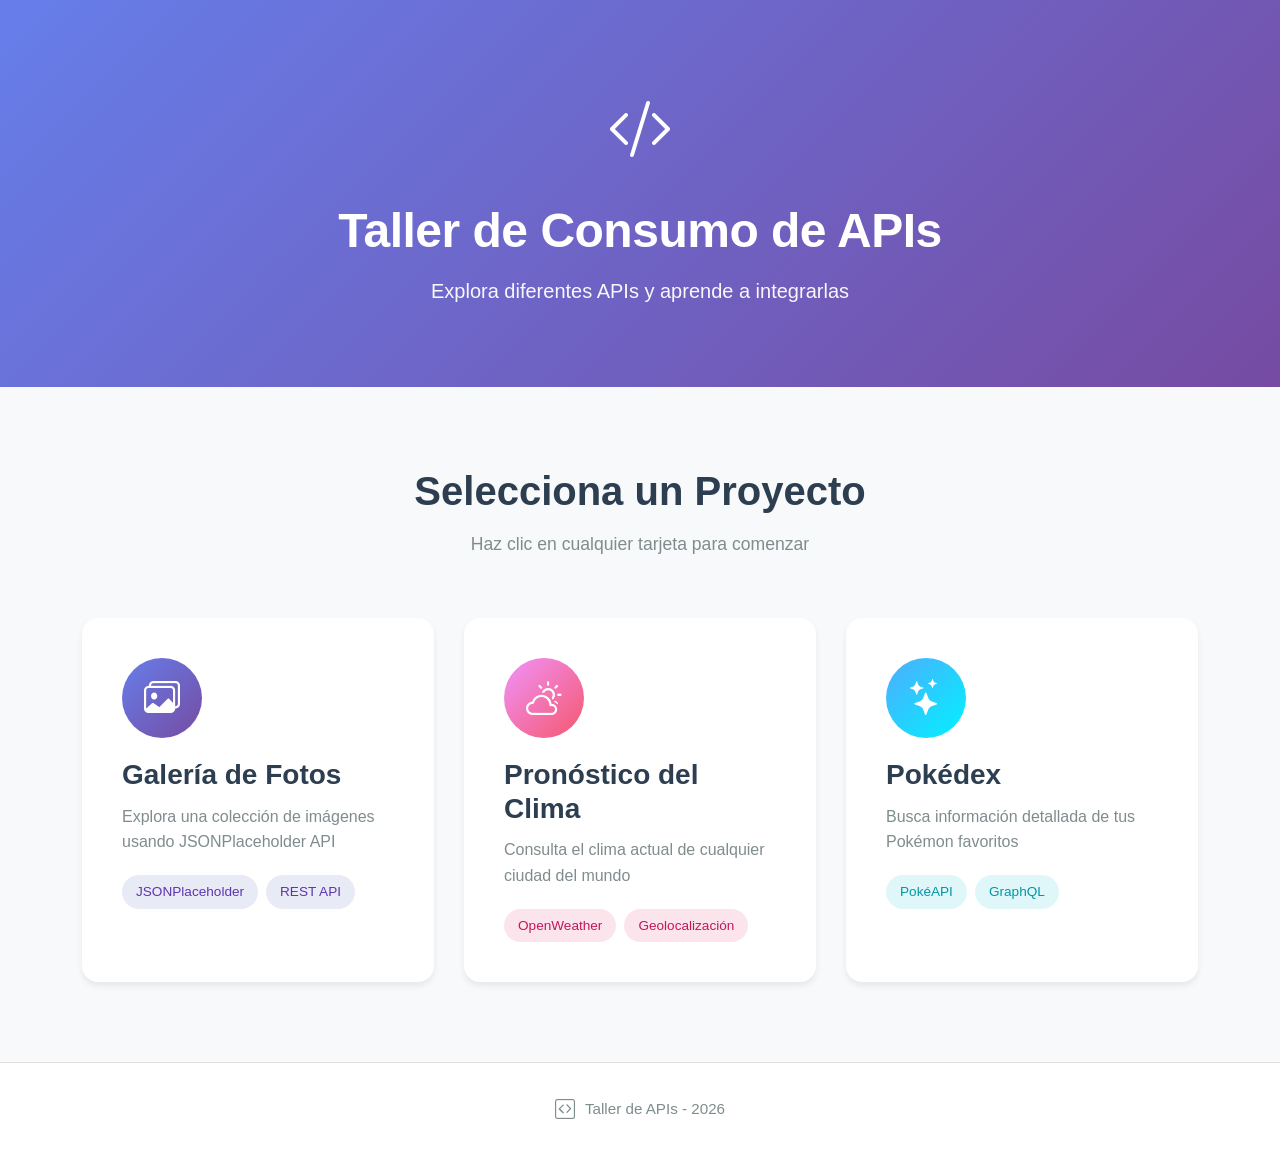
<file: index.html>
<!DOCTYPE html>
<html lang="es">
<head>
    <meta charset="UTF-8">
    <meta name="viewport" content="width=device-width, initial-scale=1.0">
    <title>Taller de APIs</title>
    
    <!-- Bootstrap CSS -->
    <link href="https://cdn.jsdelivr.net/npm/bootstrap@5.3.0/dist/css/bootstrap.min.css" rel="stylesheet">
    
    <!-- Bootstrap Icons -->
    <link rel="stylesheet" href="https://cdn.jsdelivr.net/npm/bootstrap-icons@1.11.0/font/bootstrap-icons.css">
    
    <!-- CSS Personalizado -->
    <link rel="stylesheet" href="styles.css">
</head>
<body>

    <!-- ========== HEADER ========== -->
    <header class="header">
        <div class="container">
            <div class="header-content">
                <div class="header-icon">
                    <i class="bi bi-code-slash"></i>
                </div>
                <h1 class="header-title">Taller de Consumo de APIs</h1>
                <p class="header-subtitle">Explora diferentes APIs y aprende a integrarlas</p>
            </div>
        </div>
    </header>

    <!-- ========== PROYECTOS ========== -->
    <section class="proyectos-section">
        <div class="container">
            
            <div class="section-header">
                <h2 class="section-title">Selecciona un Proyecto</h2>
                <p class="section-description">Haz clic en cualquier tarjeta para comenzar</p>
            </div>

            <div class="proyectos-grid">

                <!-- ========== CARD 1: GALERÍA DE FOTOS ========== -->
                <a href="galeryPhotos/galery.html" class="proyecto-card">
                    <div class="card-icon">
                        <i class="bi bi-images"></i>
                    </div>
                    <div class="card-content">
                        <h3 class="card-title">Galería de Fotos</h3>
                        <p class="card-description">
                            Explora una colección de imágenes usando JSONPlaceholder API
                        </p>
                        <div class="card-tags">
                            <span class="tag">JSONPlaceholder</span>
                            <span class="tag">REST API</span>
                        </div>
                    </div>
                    <div class="card-arrow">
                        <i class="bi bi-arrow-right"></i>
                    </div>
                </a>

                <!-- ========== CARD 2: CLIMA ========== -->
                <a href="openWeather/indexWeather.html" class="proyecto-card">
                    <div class="card-icon">
                        <i class="bi bi-cloud-sun"></i>
                    </div>
                    <div class="card-content">
                        <h3 class="card-title">Pronóstico del Clima</h3>
                        <p class="card-description">
                            Consulta el clima actual de cualquier ciudad del mundo
                        </p>
                        <div class="card-tags">
                            <span class="tag">OpenWeather</span>
                            <span class="tag">Geolocalización</span>
                        </div>
                    </div>
                    <div class="card-arrow">
                        <i class="bi bi-arrow-right"></i>
                    </div>
                </a>

                <!-- ========== CARD 3: POKÉMON ========== -->
                <a href="pokeapi/pokeapi.html" class="proyecto-card">
                    <div class="card-icon">
                        <i class="bi bi-stars"></i>
                    </div>
                    <div class="card-content">
                        <h3 class="card-title">Pokédex</h3>
                        <p class="card-description">
                            Busca información detallada de tus Pokémon favoritos
                        </p>
                        <div class="card-tags">
                            <span class="tag">PokéAPI</span>
                            <span class="tag">GraphQL</span>
                        </div>
                    </div>
                    <div class="card-arrow">
                        <i class="bi bi-arrow-right"></i>
                    </div>
                </a>

            </div>

        </div>
    </section>

    <!-- ========== FOOTER ========== -->
    <footer class="footer">
        <div class="container">
            <p class="footer-text">
                <i class="bi bi-code-square"></i>
                Taller de APIs - 2026
            </p>
        </div>
    </footer>

    <!-- Bootstrap JS -->
    <script src="https://cdn.jsdelivr.net/npm/bootstrap@5.3.0/dist/js/bootstrap.bundle.min.js"></script>
</body>
</html>
</file>
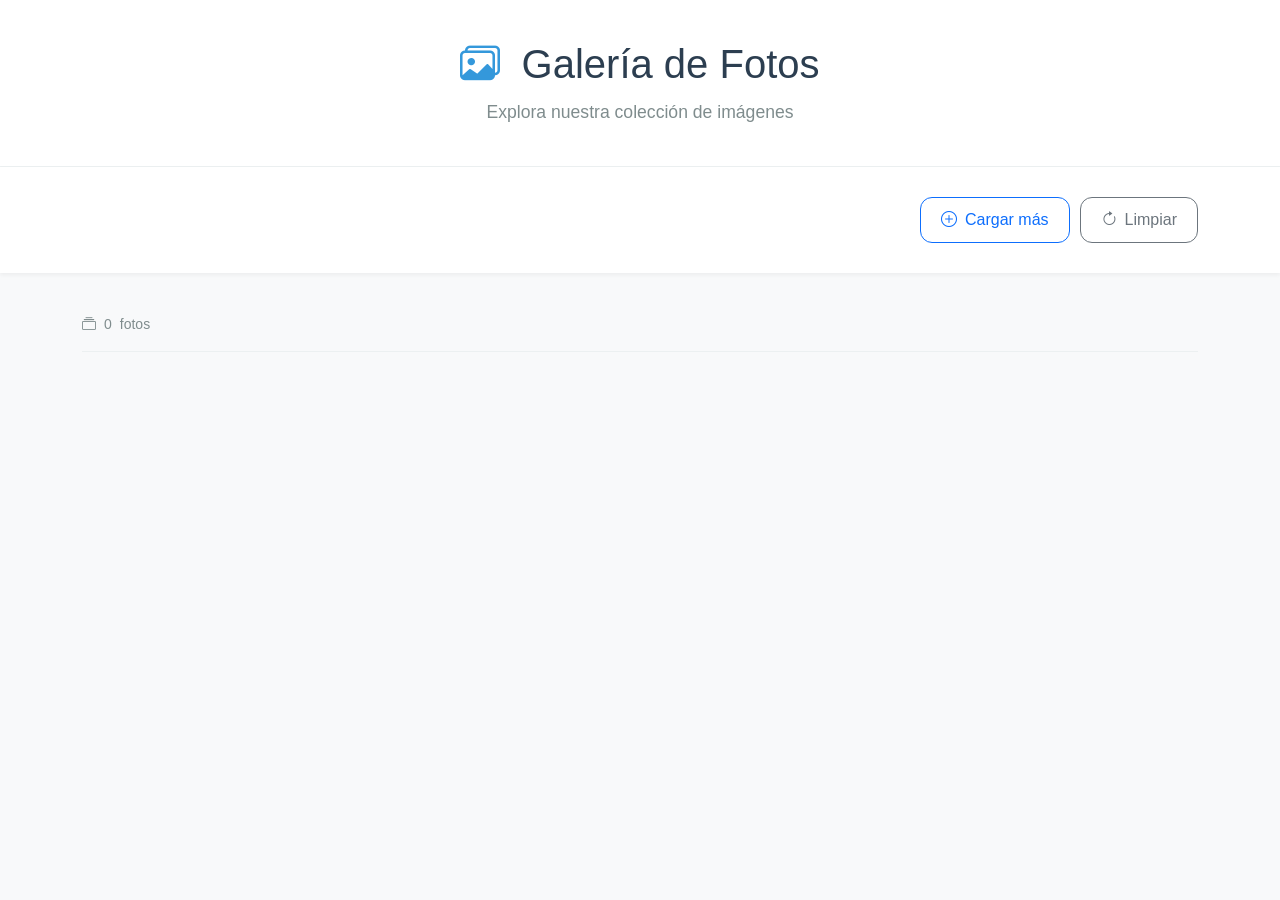
<file: galeryPhotos/galery.html>
<!DOCTYPE html>
<html lang="es">
<head>
    <meta charset="UTF-8">
    <meta name="viewport" content="width=device-width, initial-scale=1.0">
    <title>Galería de Fotos</title>
    
    <!-- Bootstrap CSS -->
    <link href="https://cdn.jsdelivr.net/npm/bootstrap@5.3.0/dist/css/bootstrap.min.css" rel="stylesheet">
    
    <!-- Bootstrap Icons -->
    <link rel="stylesheet" href="https://cdn.jsdelivr.net/npm/bootstrap-icons@1.11.0/font/bootstrap-icons.css">
    
    <!-- CSS Personalizado -->
    <link rel="stylesheet" href="styleGalery.css">
</head>
<body>

    <!-- ========== HEADER ========== -->
    <header class="header">
        <div class="container">
            <h1 class="header-title">
                <i class="bi bi-images"></i>
                Galería de Fotos
            </h1>
            <p class="header-subtitle">Explora nuestra colección de imágenes</p>
        </div>
    </header>


    <!-- ========== CONTROLES ========== -->
    <section class="controles">
        <div class="container">
            <div class="controles-wrapper">
                
                <!-- Barra de búsqueda -->
                <div class="search-box">
                    <!-- <i class="bi bi-search search-icon"></i>
                    <input 
                        type="text" 
                        class="form-control search-input" 
                        id="search-input"
                        placeholder="Buscar fotos..."
                    > -->
                </div>

                <!-- Botones de acción -->
                <div class="action-buttons">
                    <button class="btn btn-outline-primary" id="cargar-mas-btn">
                        <i class="bi bi-plus-circle"></i>
                        Cargar más
                    </button>
                    <button class="btn btn-outline-secondary" id="limpiar-btn">
                        <i class="bi bi-arrow-clockwise"></i>
                        Limpiar
                    </button>
                </div>

            </div>
        </div>
    </section>


    <!-- ========== GALERÍA ========== -->
    <section class="galeria-section">
        <div class="container">
            
            <!-- Contador de fotos -->
            <div class="info-bar">
                <p class="fotos-count">
                    <i class="bi bi-collection"></i>
                    <span id="fotos-count">0</span> fotos
                </p>
            </div>

            <!-- Grid de fotos -->
            <div class="galeria-grid" id="galeria">
                
                <!-- Las fotos se cargarán aquí dinámicamente -->
                <!-- Ejemplo de estructura de una foto: -->
                
                <!-- 
                <div class="foto-card">
                    <img src="..." alt="Foto" class="foto-img">
                    <div class="foto-info">
                        <h5 class="foto-titulo">Título de la foto</h5>
                        <p class="foto-id">#123</p>
                    </div>
                </div>
                -->

            </div>

            <!-- Mensaje cuando no hay fotos -->
            <div class="mensaje-vacio d-none" id="mensaje-vacio">
                <i class="bi bi-inbox"></i>
                <p>No hay fotos para mostrar</p>
            </div>

            <!-- Loader -->
            <div class="loader d-none" id="loader">
                <div class="spinner-border text-primary" role="status">
                    <span class="visually-hidden">Cargando...</span>
                </div>
                <p>Cargando fotos...</p>
            </div>

        </div>
    </section>


    <!-- Bootstrap JS -->
    <script src="https://cdn.jsdelivr.net/npm/bootstrap@5.3.0/dist/js/bootstrap.bundle.min.js"></script>
    <script type="module" src="galery.js"></script>
</body>
</html>
</file>
<file: styles.css>
/* ========================================
   VARIABLES
======================================== */

:root {
    --color-primary: #2c3e50;
    --color-secondary: #3498db;
    --color-accent: #e74c3c;
    --color-text: #34495e;
    --color-text-light: #7f8c8d;
    --color-bg: #f8f9fa;
    --color-card-bg: #ffffff;
    --border-radius: 16px;
    --shadow: 0 4px 6px rgba(0, 0, 0, 0.07);
    --shadow-hover: 0 12px 24px rgba(0, 0, 0, 0.15);
    --transition: all 0.3s cubic-bezier(0.4, 0, 0.2, 1);
}

/* ========================================
   RESET Y BASE
======================================== */

* {
    margin: 0;
    padding: 0;
    box-sizing: border-box;
}

body {
    font-family: 'Segoe UI', Tahoma, Geneva, Verdana, sans-serif;
    background-color: var(--color-bg);
    color: var(--color-text);
    line-height: 1.6;
    min-height: 100vh;
    display: flex;
    flex-direction: column;
}

a {
    text-decoration: none;
    color: inherit;
}


/* ========================================
   HEADER
======================================== */

.header {
    background: linear-gradient(135deg, #667eea 0%, #764ba2 100%);
    color: white;
    padding: 80px 0;
    text-align: center;
}

.header-content {
    max-width: 800px;
    margin: 0 auto;
}

.header-icon {
    font-size: 64px;
    margin-bottom: 20px;
    animation: float 3s ease-in-out infinite;
}

@keyframes float {
    0%, 100% {
        transform: translateY(0);
    }
    50% {
        transform: translateY(-10px);
    }
}

.header-title {
    font-size: 3rem;
    font-weight: 700;
    margin-bottom: 15px;
    letter-spacing: -0.5px;
}

.header-subtitle {
    font-size: 1.25rem;
    font-weight: 300;
    opacity: 0.95;
    max-width: 600px;
    margin: 0 auto;
}


/* ========================================
   SECCIÓN DE PROYECTOS
======================================== */

.proyectos-section {
    flex: 1;
    padding: 80px 0;
}

.section-header {
    text-align: center;
    margin-bottom: 60px;
}

.section-title {
    font-size: 2.5rem;
    font-weight: 600;
    color: var(--color-primary);
    margin-bottom: 15px;
}

.section-description {
    font-size: 1.1rem;
    color: var(--color-text-light);
    max-width: 600px;
    margin: 0 auto;
}


/* ========================================
   GRID DE PROYECTOS
======================================== */

.proyectos-grid {
    display: grid;
    grid-template-columns: repeat(auto-fit, minmax(320px, 1fr));
    gap: 30px;
    max-width: 1200px;
    margin: 0 auto;
}


/* ========================================
   CARDS DE PROYECTO
======================================== */

.proyecto-card {
    background: var(--color-card-bg);
    border-radius: var(--border-radius);
    padding: 40px;
    box-shadow: var(--shadow);
    transition: var(--transition);
    position: relative;
    overflow: hidden;
    display: flex;
    flex-direction: column;
    gap: 20px;
    cursor: pointer;
}

.proyecto-card::before {
    content: '';
    position: absolute;
    top: 0;
    left: 0;
    width: 4px;
    height: 100%;
    background: var(--color-secondary);
    transform: scaleY(0);
    transition: var(--transition);
}

.proyecto-card:hover {
    transform: translateY(-8px);
    box-shadow: var(--shadow-hover);
}

.proyecto-card:hover::before {
    transform: scaleY(1);
}

.proyecto-card:hover .card-arrow {
    opacity: 1;
    transform: translateX(0);
}

.proyecto-card:hover .card-icon {
    transform: scale(1.1);
}


/* ========== ÍCONO DE LA CARD ========== */

.card-icon {
    width: 80px;
    height: 80px;
    border-radius: 50%;
    background: linear-gradient(135deg, #667eea 0%, #764ba2 100%);
    display: flex;
    align-items: center;
    justify-content: center;
    color: white;
    font-size: 36px;
    transition: var(--transition);
    flex-shrink: 0;
}


/* ========== CONTENIDO DE LA CARD ========== */

.card-content {
    flex: 1;
}

.card-title {
    font-size: 1.75rem;
    font-weight: 600;
    color: var(--color-primary);
    margin-bottom: 12px;
}

.card-description {
    font-size: 1rem;
    color: var(--color-text-light);
    line-height: 1.6;
    margin-bottom: 20px;
}


/* ========== TAGS ========== */

.card-tags {
    display: flex;
    flex-wrap: wrap;
    gap: 8px;
}

.tag {
    display: inline-block;
    padding: 6px 14px;
    background: #f0f4f8;
    color: var(--color-secondary);
    border-radius: 20px;
    font-size: 0.85rem;
    font-weight: 500;
}


/* ========== FLECHA ========== */

.card-arrow {
    position: absolute;
    bottom: 30px;
    right: 30px;
    font-size: 24px;
    color: var(--color-secondary);
    opacity: 0;
    transform: translateX(-10px);
    transition: var(--transition);
}


/* ========================================
   VARIACIONES DE COLOR POR CARD
======================================== */

.proyecto-card:nth-child(1) .card-icon {
    background: linear-gradient(135deg, #667eea 0%, #764ba2 100%);
}

.proyecto-card:nth-child(2) .card-icon {
    background: linear-gradient(135deg, #f093fb 0%, #f5576c 100%);
}

.proyecto-card:nth-child(3) .card-icon {
    background: linear-gradient(135deg, #4facfe 0%, #00f2fe 100%);
}

.proyecto-card:nth-child(1) .tag {
    background: #e8eaf6;
    color: #5e35b1;
}

.proyecto-card:nth-child(2) .tag {
    background: #fce4ec;
    color: #c2185b;
}

.proyecto-card:nth-child(3) .tag {
    background: #e0f7fa;
    color: #0097a7;
}


/* ========================================
   FOOTER
======================================== */

.footer {
    background: white;
    border-top: 1px solid #e0e0e0;
    padding: 30px 0;
    text-align: center;
    margin-top: auto;
}

.footer-text {
    color: var(--color-text-light);
    font-size: 0.95rem;
    margin: 0;
    display: flex;
    align-items: center;
    justify-content: center;
    gap: 10px;
}

.footer-text i {
    font-size: 20px;
}


/* ========================================
   RESPONSIVE
======================================== */

@media (max-width: 992px) {
    .header-title {
        font-size: 2.5rem;
    }

    .header-subtitle {
        font-size: 1.1rem;
    }

    .section-title {
        font-size: 2rem;
    }

    .proyectos-grid {
        grid-template-columns: repeat(auto-fit, minmax(280px, 1fr));
        gap: 25px;
    }
}

@media (max-width: 768px) {
    .header {
        padding: 60px 0;
    }

    .header-icon {
        font-size: 48px;
    }

    .header-title {
        font-size: 2rem;
    }

    .header-subtitle {
        font-size: 1rem;
    }

    .proyectos-section {
        padding: 50px 0;
    }

    .section-header {
        margin-bottom: 40px;
    }

    .section-title {
        font-size: 1.75rem;
    }

    .section-description {
        font-size: 1rem;
    }

    .proyectos-grid {
        grid-template-columns: 1fr;
        gap: 20px;
    }

    .proyecto-card {
        padding: 30px;
    }

    .card-icon {
        width: 70px;
        height: 70px;
        font-size: 32px;
    }

    .card-title {
        font-size: 1.5rem;
    }

    .card-arrow {
        bottom: 20px;
        right: 20px;
        font-size: 20px;
    }
}

@media (max-width: 480px) {
    .header {
        padding: 40px 20px;
    }

    .header-title {
        font-size: 1.75rem;
    }

    .proyectos-section {
        padding: 40px 20px;
    }

    .proyecto-card {
        padding: 25px;
    }
}
</file>
<file: galeryPhotos/styleGalery.css>
/* ========================================
   VARIABLES Y RESET
======================================== */

:root {
    --color-primary: #2c3e50;
    --color-secondary: #3498db;
    --color-text: #34495e;
    --color-text-light: #7f8c8d;
    --color-border: #ecf0f1;
    --color-bg: #f8f9fa;
    --spacing: 20px;
    --border-radius: 12px;
}

* {
    margin: 0;
    padding: 0;
    box-sizing: border-box;
}

body {
    font-family: 'Segoe UI', Tahoma, Geneva, Verdana, sans-serif;
    background-color: var(--color-bg);
    color: var(--color-text);
    line-height: 1.6;
}


/* ========================================
   HEADER
======================================== */

.header {
    background: white;
    border-bottom: 1px solid var(--color-border);
    padding: 40px 0;
    text-align: center;
}

.header-title {
    font-size: 2.5rem;
    font-weight: 300;
    color: var(--color-primary);
    margin-bottom: 10px;
}

.header-title i {
    margin-right: 10px;
    color: var(--color-secondary);
}

.header-subtitle {
    color: var(--color-text-light);
    font-size: 1.1rem;
    font-weight: 300;
    margin: 0;
}


/* ========================================
   CONTROLES
======================================== */

.controles {
    background: white;
    padding: 30px 0;
    box-shadow: 0 2px 4px rgba(0, 0, 0, 0.05);
    margin-bottom: 40px;
}

.controles-wrapper {
    display: flex;
    justify-content: space-between;
    align-items: center;
    gap: 20px;
}

/* Barra de búsqueda */
.search-box {
    position: relative;
    flex: 1;
    max-width: 500px;
}

.search-icon {
    position: absolute;
    left: 15px;
    top: 50%;
    transform: translateY(-50%);
    color: var(--color-text-light);
    font-size: 18px;
    pointer-events: none;
}

.search-input {
    padding: 12px 15px 12px 45px;
    border: 2px solid var(--color-border);
    border-radius: var(--border-radius);
    font-size: 15px;
    transition: all 0.3s ease;
}

.search-input:focus {
    border-color: var(--color-secondary);
    box-shadow: 0 0 0 3px rgba(52, 152, 219, 0.1);
    outline: none;
}

/* Botones de acción */
.action-buttons {
    display: flex;
    gap: 10px;
}

.action-buttons .btn {
    padding: 10px 20px;
    border-radius: var(--border-radius);
    font-weight: 500;
    transition: all 0.3s ease;
    display: flex;
    align-items: center;
    gap: 8px;
}

.action-buttons .btn:hover {
    transform: translateY(-2px);
    box-shadow: 0 4px 8px rgba(0, 0, 0, 0.1);
}


/* ========================================
   GALERÍA
======================================== */

.galeria-section {
    padding: 0 0 60px 0;
}

/* Info bar */
.info-bar {
    margin-bottom: 30px;
    padding-bottom: 15px;
    border-bottom: 1px solid var(--color-border);
}

.fotos-count {
    color: var(--color-text-light);
    font-size: 14px;
    margin: 0;
    display: flex;
    align-items: center;
    gap: 8px;
}

/* Grid de fotos */
.galeria-grid {
    display: grid;
    grid-template-columns: repeat(auto-fill, minmax(280px, 1fr));
    gap: 25px;
}

/* Tarjeta de foto */
.foto-card {
    background: white;
    border-radius: var(--border-radius);
    overflow: hidden;
    box-shadow: 0 2px 8px rgba(0, 0, 0, 0.08);
    transition: all 0.3s ease;
    cursor: pointer;
}

.foto-card:hover {
    transform: translateY(-5px);
    box-shadow: 0 8px 20px rgba(0, 0, 0, 0.15);
}

.foto-img {
    width: 100%;
    height: 280px;
    object-fit: cover;
    display: block;
}

.foto-info {
    padding: 15px;
}

.foto-titulo {
    font-size: 16px;
    font-weight: 500;
    color: var(--color-primary);
    margin-bottom: 5px;
    white-space: nowrap;
    overflow: hidden;
    text-overflow: ellipsis;
}

.foto-id {
    font-size: 13px;
    color: var(--color-text-light);
    margin: 0;
}


/* ========================================
   MENSAJE VACÍO
======================================== */

.mensaje-vacio {
    text-align: center;
    padding: 80px 20px;
    color: var(--color-text-light);
}

.mensaje-vacio i {
    font-size: 64px;
    margin-bottom: 20px;
    opacity: 0.5;
}

.mensaje-vacio p {
    font-size: 18px;
    margin: 0;
}


/* ========================================
   LOADER
======================================== */

.loader {
    text-align: center;
    padding: 60px 20px;
}

.loader .spinner-border {
    width: 50px;
    height: 50px;
    margin-bottom: 20px;
}

.loader p {
    color: var(--color-text-light);
    font-size: 16px;
    margin: 0;
}


/* ========================================
   UTILIDADES
======================================== */

.d-none {
    display: none !important;
}


/* ========================================
   RESPONSIVE
======================================== */

@media (max-width: 768px) {
    .header-title {
        font-size: 2rem;
    }

    .header-subtitle {
        font-size: 1rem;
    }

    .controles {
        padding: 20px 0;
    }

    .controles-wrapper {
        flex-direction: column;
        align-items: stretch;
    }

    .search-box {
        max-width: 100%;
    }

    .action-buttons {
        width: 100%;
    }

    .action-buttons .btn {
        flex: 1;
        justify-content: center;
    }

    .galeria-grid {
        grid-template-columns: repeat(auto-fill, minmax(200px, 1fr));
        gap: 15px;
    }

    .foto-img {
        height: 220px;
    }
}

@media (max-width: 480px) {
    .galeria-grid {
        grid-template-columns: 1fr;
    }

    .foto-img {
        height: 250px;
    }
}
</file>
